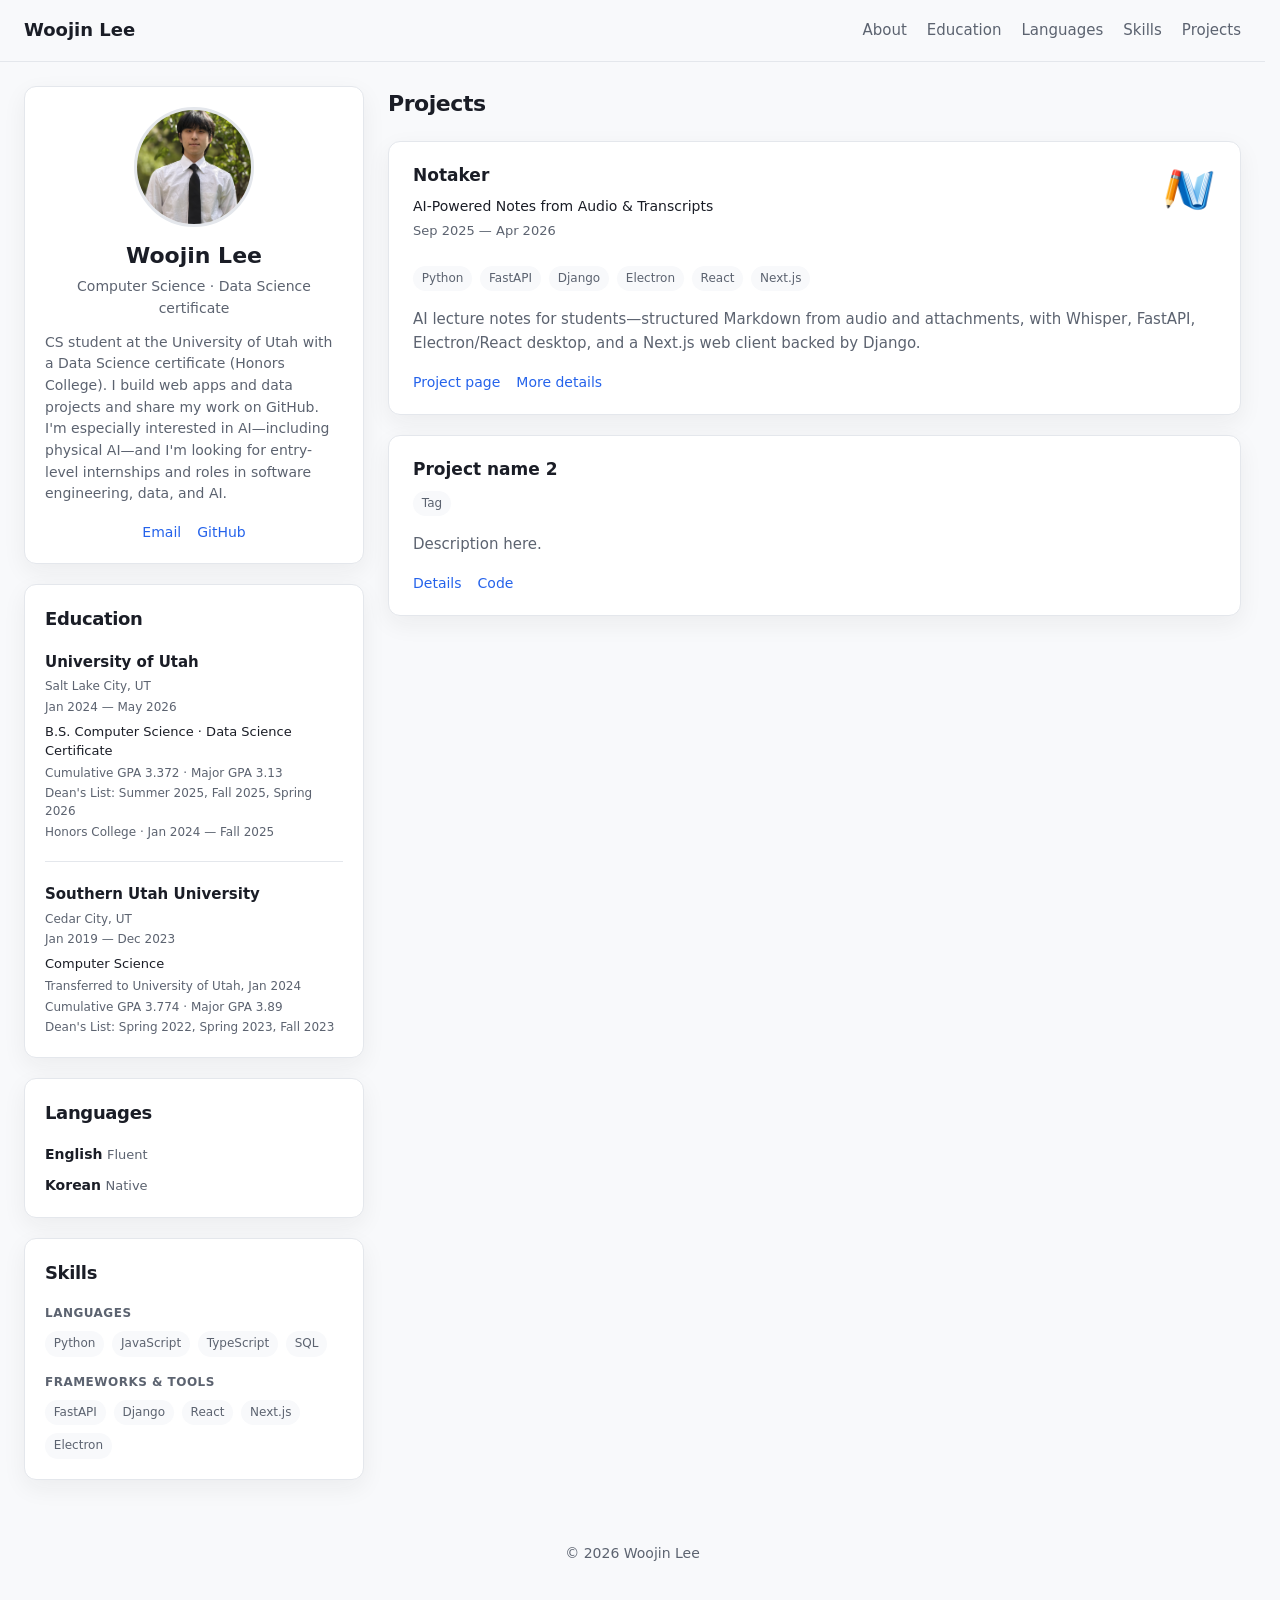
<file: index.html>
<!DOCTYPE html>
<html lang="en">
<head>
  <meta charset="UTF-8">
  <meta name="viewport" content="width=device-width, initial-scale=1.0">
  <meta name="description" content="Woojin Lee — Portfolio">
  <title>Woojin Lee</title>
  <link rel="stylesheet" href="styles.css">
</head>
<body>
  <header class="site-header">
    <div class="site-header-inner">
      <a class="site-name" href="#">Woojin Lee</a>
      <nav class="site-nav" aria-label="Main">
        <a href="#about">About</a>
        <a href="#education">Education</a>
        <a href="#languages">Languages</a>
        <a href="#skills">Skills</a>
        <a href="#projects">Projects</a>
      </nav>
    </div>
  </header>

  <main class="portfolio-layout">
    <aside class="sidebar">
      <section id="about" class="panel hero" aria-labelledby="about-heading">
        <img
          class="profile-photo"
          src="assets/images/profile.jpeg"
          alt="Woojin Lee profile photo"
          width="120"
          height="120"
        >
        <div class="hero-text">
          <h1 id="about-heading">Woojin Lee</h1>
          <p class="tagline">
            Computer Science · Data Science certificate
          </p>
          <p class="about-bio">
            CS student at the University of Utah with a Data Science certificate (Honors College).
            I build web apps and data projects and share my work on GitHub. I'm especially interested
            in AI—including physical AI—and I'm looking for entry-level internships and roles in
            software engineering, data, and AI.
          </p>
          <div class="hero-links">
            <a href="mailto:leewoojin267@gmail.com">Email</a>
            <a href="https://github.com/UUjL" target="_blank" rel="noopener noreferrer">GitHub</a>
          </div>
        </div>
      </section>

      <section id="education" class="panel" aria-labelledby="education-heading">
        <h2 id="education-heading">Education</h2>
        <ul class="edu-list">
          <li class="edu-item">
            <div class="edu-item-header">
              <h3>University of Utah</h3>
              <p class="edu-aside">
                <span class="edu-location">Salt Lake City, UT</span>
                <span class="edu-dates">Jan 2024 — May 2026</span>
              </p>
            </div>
            <p class="edu-degree">
              B.S. Computer Science · Data Science Certificate
            </p>
            <p class="edu-meta">
              Cumulative GPA 3.372 · Major GPA 3.13
            </p>
            <p class="edu-meta">
              Dean's List: Summer 2025, Fall 2025, Spring 2026
            </p>
            <p class="edu-meta edu-sub">
              Honors College · Jan 2024 — Fall 2025
            </p>
          </li>

          <li class="edu-item">
            <div class="edu-item-header">
              <h3>Southern Utah University</h3>
              <p class="edu-aside">
                <span class="edu-location">Cedar City, UT</span>
                <span class="edu-dates">Jan 2019 — Dec 2023</span>
              </p>
            </div>
            <p class="edu-degree">
              Computer Science
            </p>
            <p class="edu-meta edu-sub">
              Transferred to University of Utah, Jan 2024
            </p>
            <p class="edu-meta">
              Cumulative GPA 3.774 · Major GPA 3.89
            </p>
            <p class="edu-meta">
              Dean's List: Spring 2022, Spring 2023, Fall 2023
            </p>
          </li>
        </ul>
      </section>

      <section id="languages" class="panel" aria-labelledby="languages-heading">
        <h2 id="languages-heading">Languages</h2>
        <ul class="tag-list">
          <li><span class="tag">English</span> <span class="tag-detail">Fluent</span></li>
          <li><span class="tag">Korean</span> <span class="tag-detail">Native</span></li>
        </ul>
      </section>

      <section id="skills" class="panel" aria-labelledby="skills-heading">
        <h2 id="skills-heading">Skills</h2>
        <div class="skills-groups">
          <div class="skills-group">
            <h3 class="skills-label">Languages</h3>
            <div class="project-tags">
              <span>Python</span>
              <span>JavaScript</span>
              <span>TypeScript</span>
              <span>SQL</span>
            </div>
          </div>
          <div class="skills-group">
            <h3 class="skills-label">Frameworks &amp; tools</h3>
            <div class="project-tags">
              <span>FastAPI</span>
              <span>Django</span>
              <span>React</span>
              <span>Next.js</span>
              <span>Electron</span>
            </div>
          </div>
        </div>
      </section>
    </aside>

    <section id="projects" class="projects-column" aria-labelledby="projects-heading">
      <h2 id="projects-heading">Projects</h2>
      <div class="project-list">
        <article class="project-card">
          <div class="project-card-header">
            <div class="project-card-title">
              <h3><a href="projects/notaker.html">Notaker</a></h3>
              <p class="project-subtitle">AI-Powered Notes from Audio &amp; Transcripts</p>
              <p class="project-dates">Sep 2025 — Apr 2026</p>
            </div>
            <img
              class="project-logo"
              src="assets/images/notaker-logo.png"
              alt="Notaker logo"
              width="56"
              height="56"
            >
          </div>
          <div class="project-tags">
            <span>Python</span>
            <span>FastAPI</span>
            <span>Django</span>
            <span>Electron</span>
            <span>React</span>
            <span>Next.js</span>
          </div>
          <p>
            AI lecture notes for students—structured Markdown from audio and attachments, with
            Whisper, FastAPI, Electron/React desktop, and a Next.js web client backed by Django.
          </p>
          <div class="project-links">
            <a href="projects/notaker.html">Project page</a>
            <a href="https://capstone.cs.utah.edu/groups/notaker/-/wikis/home" target="_blank" rel="noopener noreferrer">More details</a>
          </div>
        </article>

        <article class="project-card">
          <h3>Project name 2</h3>
          <div class="project-tags">
            <span>Tag</span>
          </div>
          <p>Description here.</p>
          <div class="project-links">
            <a href="#">Details</a>
            <a href="#" target="_blank" rel="noopener noreferrer">Code</a>
          </div>
        </article>
      </div>
    </section>
  </main>

  <footer class="site-footer">
    <p>© 2026 Woojin Lee</p>
  </footer>

  <script>
    (function () {
      var header = document.querySelector(".site-header");
      if (!header) return;
      function setHeaderOffset() {
        document.documentElement.style.setProperty(
          "--header-height",
          header.offsetHeight + "px"
        );
      }
      setHeaderOffset();
      window.addEventListener("resize", setHeaderOffset);
      if (document.fonts && document.fonts.ready) {
        document.fonts.ready.then(setHeaderOffset);
      }
    })();
  </script>
</body>
</html>
</file>
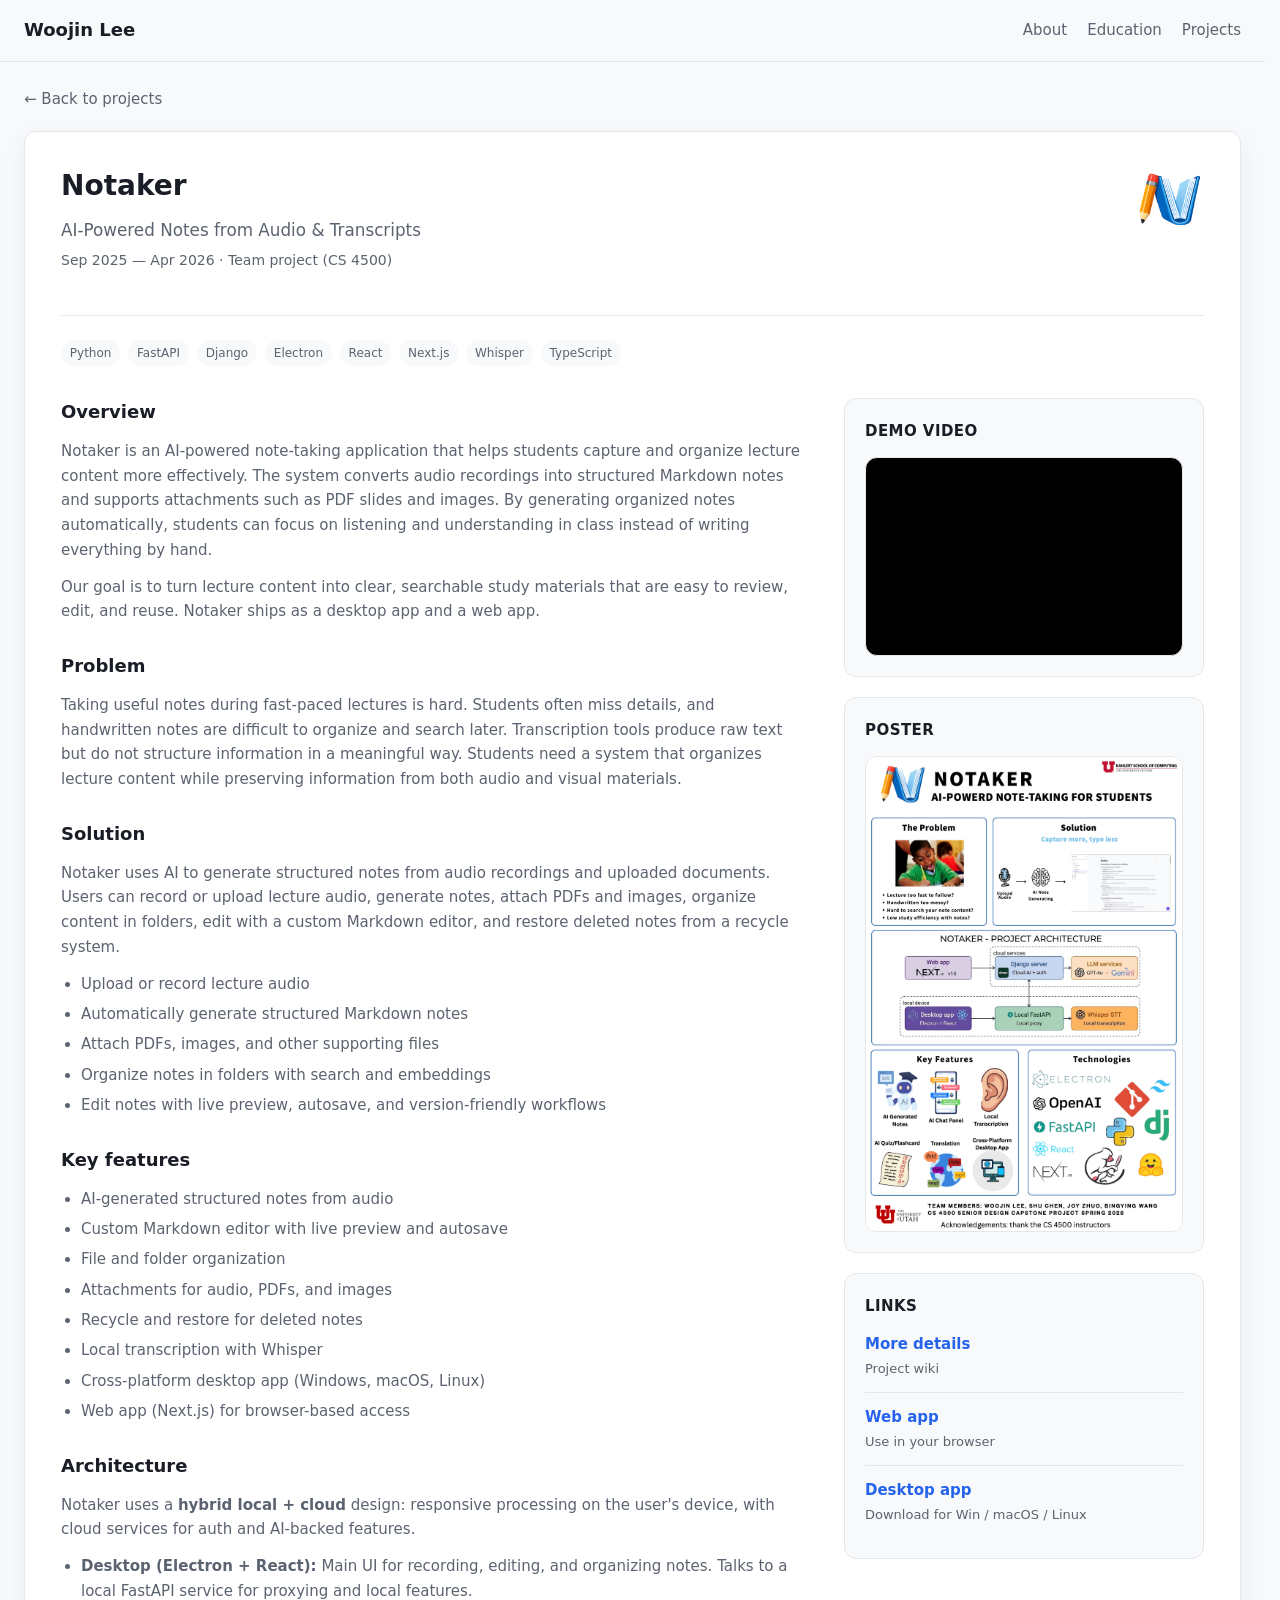
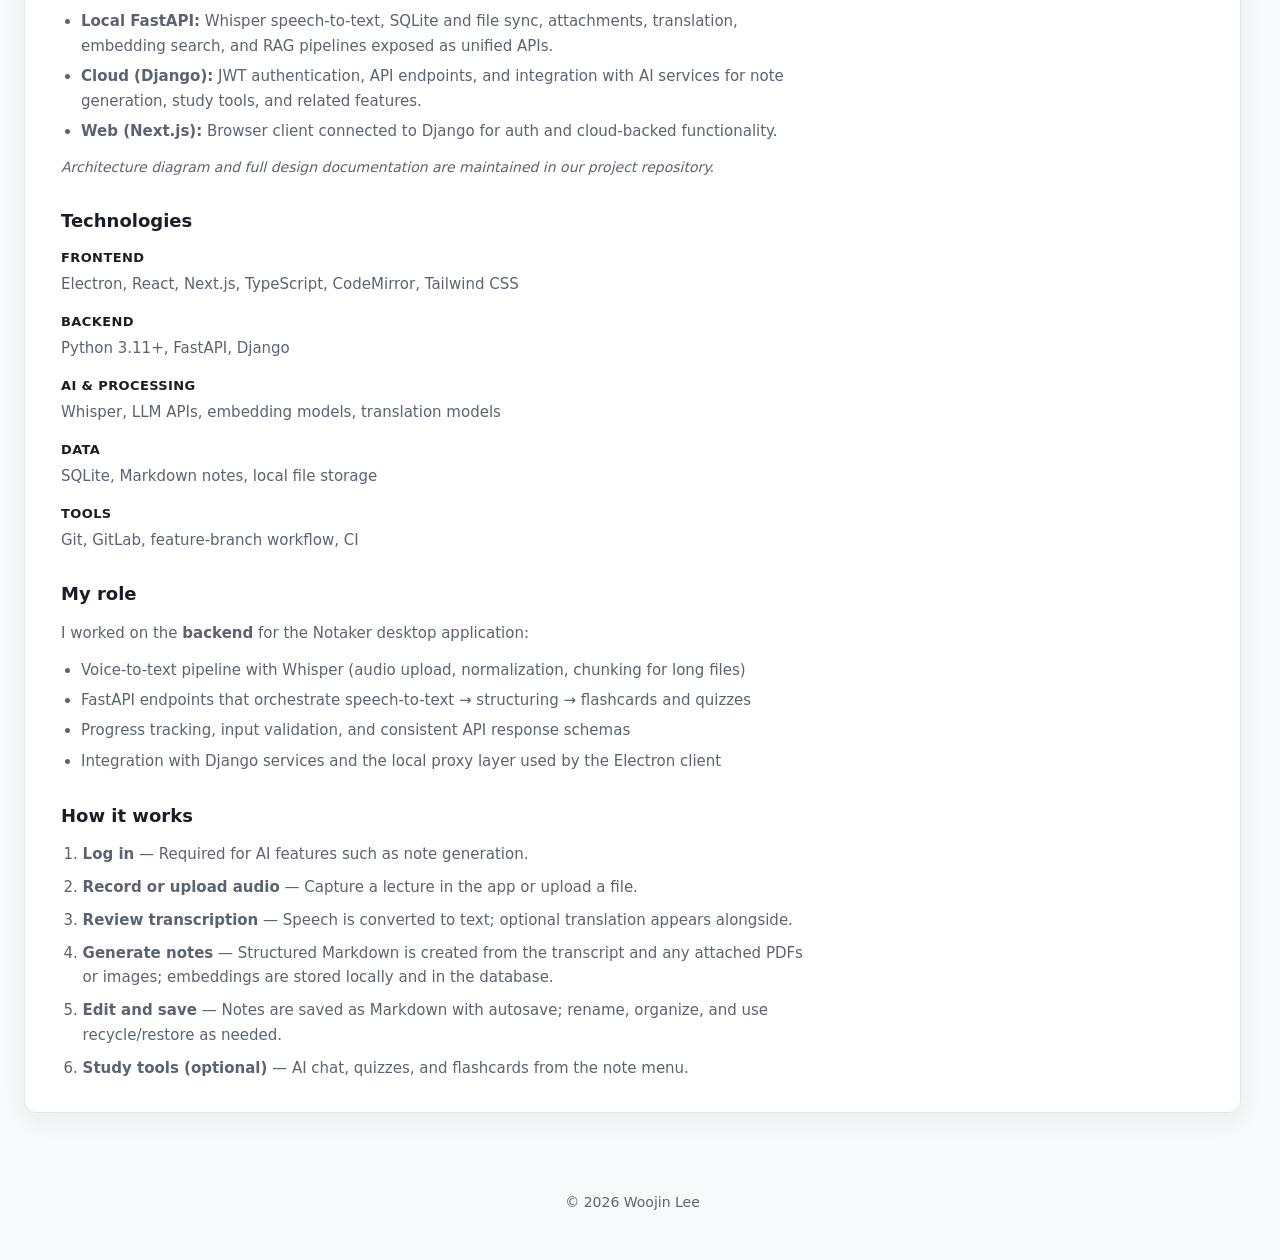
<file: projects/notaker.html>
<!DOCTYPE html>
<html lang="en">
<head>
  <meta charset="UTF-8">
  <meta name="viewport" content="width=device-width, initial-scale=1.0">
  <meta name="description" content="Notaker — AI-powered lecture notes from audio and transcripts">
  <title>Notaker — Woojin Lee</title>
  <link rel="stylesheet" href="../styles.css">
</head>
<body>
  <header class="site-header">
    <div class="site-header-inner">
      <a class="site-name" href="../index.html">Woojin Lee</a>
      <nav class="site-nav" aria-label="Main">
        <a href="../index.html#about">About</a>
        <a href="../index.html#education">Education</a>
        <a href="../index.html#projects">Projects</a>
      </nav>
    </div>
  </header>

  <main class="project-page-shell">
    <div class="project-page">
    <a class="back-link" href="../index.html#projects">← Back to projects</a>

    <article class="project-page-card">
      <div class="project-page-header">
        <div>
          <h1>Notaker</h1>
          <p class="project-lead">AI-Powered Notes from Audio &amp; Transcripts</p>
          <p class="project-dates">Sep 2025 — Apr 2026 · Team project (CS 4500)</p>
        </div>
        <img
          class="project-logo project-logo--lg"
          src="../assets/images/notaker-logo.png"
          alt="Notaker logo"
          width="72"
          height="72"
        >
      </div>

      <div class="project-tags">
        <span>Python</span>
        <span>FastAPI</span>
        <span>Django</span>
        <span>Electron</span>
        <span>React</span>
        <span>Next.js</span>
        <span>Whisper</span>
        <span>TypeScript</span>
      </div>

      <div class="project-page-layout">
        <div class="project-page-main">
      <section class="project-page-section">
        <h2>Overview</h2>
        <p>
          Notaker is an AI-powered note-taking application that helps students capture and organize
          lecture content more effectively. The system converts audio recordings into structured
          Markdown notes and supports attachments such as PDF slides and images. By generating
          organized notes automatically, students can focus on listening and understanding in class
          instead of writing everything by hand.
        </p>
        <p>
          Our goal is to turn lecture content into clear, searchable study materials that are easy to
          review, edit, and reuse. Notaker ships as a desktop app and a web app.
        </p>
      </section>

      <section class="project-page-section">
        <h2>Problem</h2>
        <p>
          Taking useful notes during fast-paced lectures is hard. Students often miss details, and
          handwritten notes are difficult to organize and search later. Transcription tools produce raw
          text but do not structure information in a meaningful way. Students need a system that
          organizes lecture content while preserving information from both audio and visual materials.
        </p>
      </section>

      <section class="project-page-section">
        <h2>Solution</h2>
        <p>
          Notaker uses AI to generate structured notes from audio recordings and uploaded documents.
          Users can record or upload lecture audio, generate notes, attach PDFs and images, organize
          content in folders, edit with a custom Markdown editor, and restore deleted notes from a
          recycle system.
        </p>
        <ul>
          <li>Upload or record lecture audio</li>
          <li>Automatically generate structured Markdown notes</li>
          <li>Attach PDFs, images, and other supporting files</li>
          <li>Organize notes in folders with search and embeddings</li>
          <li>Edit notes with live preview, autosave, and version-friendly workflows</li>
        </ul>
      </section>

      <section class="project-page-section">
        <h2>Key features</h2>
        <ul>
          <li>AI-generated structured notes from audio</li>
          <li>Custom Markdown editor with live preview and autosave</li>
          <li>File and folder organization</li>
          <li>Attachments for audio, PDFs, and images</li>
          <li>Recycle and restore for deleted notes</li>
          <li>Local transcription with Whisper</li>
          <li>Cross-platform desktop app (Windows, macOS, Linux)</li>
          <li>Web app (Next.js) for browser-based access</li>
        </ul>
      </section>

      <section class="project-page-section">
        <h2>Architecture</h2>
        <p>
          Notaker uses a <strong>hybrid local + cloud</strong> design: responsive processing on the
          user's device, with cloud services for auth and AI-backed features.
        </p>
        <ul>
          <li>
            <strong>Desktop (Electron + React):</strong> Main UI for recording, editing, and organizing
            notes. Talks to a local FastAPI service for proxying and local features.
          </li>
          <li>
            <strong>Local FastAPI:</strong> Whisper speech-to-text, SQLite and file sync, attachments,
            translation, embedding search, and RAG pipelines exposed as unified APIs.
          </li>
          <li>
            <strong>Cloud (Django):</strong> JWT authentication, API endpoints, and integration with
            AI services for note generation, study tools, and related features.
          </li>
          <li>
            <strong>Web (Next.js):</strong> Browser client connected to Django for auth and
            cloud-backed functionality.
          </li>
        </ul>
        <p class="project-page-note">
          Architecture diagram and full design documentation are maintained in our project repository.
        </p>
      </section>

      <section class="project-page-section">
        <h2>Technologies</h2>
        <dl class="project-tech-list">
          <dt>Frontend</dt>
          <dd>Electron, React, Next.js, TypeScript, CodeMirror, Tailwind CSS</dd>
          <dt>Backend</dt>
          <dd>Python 3.11+, FastAPI, Django</dd>
          <dt>AI &amp; processing</dt>
          <dd>Whisper, LLM APIs, embedding models, translation models</dd>
          <dt>Data</dt>
          <dd>SQLite, Markdown notes, local file storage</dd>
          <dt>Tools</dt>
          <dd>Git, GitLab, feature-branch workflow, CI</dd>
        </dl>
      </section>

      <section class="project-page-section">
        <h2>My role</h2>
        <p>
          I worked on the <strong>backend</strong> for the Notaker desktop application:
        </p>
        <ul>
          <li>Voice-to-text pipeline with Whisper (audio upload, normalization, chunking for long files)</li>
          <li>FastAPI endpoints that orchestrate speech-to-text → structuring → flashcards and quizzes</li>
          <li>Progress tracking, input validation, and consistent API response schemas</li>
          <li>Integration with Django services and the local proxy layer used by the Electron client</li>
        </ul>
      </section>

      <section class="project-page-section">
        <h2>How it works</h2>
        <ol class="project-steps">
          <li><strong>Log in</strong> — Required for AI features such as note generation.</li>
          <li><strong>Record or upload audio</strong> — Capture a lecture in the app or upload a file.</li>
          <li><strong>Review transcription</strong> — Speech is converted to text; optional translation appears alongside.</li>
          <li><strong>Generate notes</strong> — Structured Markdown is created from the transcript and any attached PDFs or images; embeddings are stored locally and in the database.</li>
          <li><strong>Edit and save</strong> — Notes are saved as Markdown with autosave; rename, organize, and use recycle/restore as needed.</li>
          <li><strong>Study tools (optional)</strong> — AI chat, quizzes, and flashcards from the note menu.</li>
        </ol>
      </section>
        </div>

        <aside class="project-page-aside" aria-label="Demo video, poster, and links">
          <section class="project-aside-block" id="demo">
            <h2>Demo video</h2>
            <div class="project-video-embed">
              <iframe
                src="https://www.youtube-nocookie.com/embed/dgSHR9XigNY"
                title="Notaker demo video"
                allow="accelerometer; autoplay; clipboard-write; encrypted-media; gyroscope; picture-in-picture; web-share"
                allowfullscreen
                loading="lazy"
                referrerpolicy="strict-origin-when-cross-origin"
              ></iframe>
            </div>
          </section>

          <section class="project-aside-block" id="poster">
            <h2>Poster</h2>
            <figure class="project-poster">
              <a href="../assets/images/notaker-poster.jpg" target="_blank" rel="noopener noreferrer">
                <img
                  src="../assets/images/notaker-poster.jpg"
                  alt="Notaker project poster"
                  width="400"
                  height="600"
                >
              </a>
            </figure>
          </section>

          <section class="project-aside-block">
            <h2>Links</h2>
            <ul class="project-aside-links">
              <li>
                <a href="https://capstone.cs.utah.edu/groups/notaker/-/wikis/home" target="_blank" rel="noopener noreferrer">More details</a>
                <span>Project wiki</span>
              </li>
              <li>
                <a href="https://www.notaker.app" target="_blank" rel="noopener noreferrer">Web app</a>
                <span>Use in your browser</span>
              </li>
              <li>
                <a href="https://www.swisstransfer.com/d/8a3e3a07-4e71-4b82-9968-bb84c599a137" target="_blank" rel="noopener noreferrer">Desktop app</a>
                <span>Download for Win / macOS / Linux</span>
              </li>
            </ul>
          </section>
        </aside>
      </div>
    </article>
    </div>
  </main>

  <footer class="site-footer">
    <p>© 2026 Woojin Lee</p>
  </footer>

  <script>
    (function () {
      var header = document.querySelector(".site-header");
      if (!header) return;
      function setHeaderOffset() {
        document.documentElement.style.setProperty(
          "--header-height",
          header.offsetHeight + "px"
        );
      }
      setHeaderOffset();
      window.addEventListener("resize", setHeaderOffset);
      if (document.fonts && document.fonts.ready) {
        document.fonts.ready.then(setHeaderOffset);
      }
    })();
  </script>
</body>
</html>
</file>
<file: styles.css>
*,
*::before,
*::after {
  box-sizing: border-box;
}

:root {
  --bg: #f8f9fb;
  --surface: #ffffff;
  --text: #1a1d26;
  --muted: #5c6370;
  --accent: #2563eb;
  --border: #e4e7ec;
  --shadow: 0 8px 24px rgba(26, 29, 38, 0.06);
  --radius: 12px;
  --max-width: 1280px;
  --sidebar-width: 340px;
  --header-height: 56px; /* fallback; JS sets exact .site-header height */
}

html {
  scroll-behavior: smooth;
  /* Anchor links: offset = top bar height only (set in JS) */
  scroll-padding-top: var(--header-height);
  /* Windows: reserve scrollbar space so 30/70 grid doesn't shift */
  scrollbar-gutter: stable;
}

body {
  margin: 0;
  overflow-x: hidden;
  font-family:
    system-ui,
    -apple-system,
    BlinkMacSystemFont,
    "Segoe UI",
    Roboto,
    "Helvetica Neue",
    Arial,
    sans-serif;
  line-height: 1.6;
  color: var(--text);
  background: var(--bg);
  -webkit-text-size-adjust: 100%;
  text-size-adjust: 100%;
}

a {
  color: var(--accent);
  text-decoration: none;
}

a:hover {
  text-decoration: underline;
}

img {
  max-width: 100%;
  height: auto;
  display: block;
}

/* Header: name top-left */
.site-header {
  position: sticky;
  top: 0;
  z-index: 10;
  padding: 1rem 0;
  background: rgba(248, 249, 251, 0.9);
  backdrop-filter: blur(8px);
  border-bottom: 1px solid var(--border);
}

.site-header-inner {
  display: flex;
  align-items: center;
  justify-content: space-between;
  gap: 1rem;
  flex-wrap: wrap;
  width: 100%;
  max-width: var(--max-width);
  margin: 0 auto;
  padding: 0 1.5rem;
  box-sizing: border-box;
}

.site-name {
  font-size: 1.125rem;
  font-weight: 700;
  color: var(--text);
  text-decoration: none;
}

.site-name:hover {
  text-decoration: none;
  color: var(--accent);
}

.site-nav {
  display: flex;
  flex-wrap: wrap;
  gap: 0.5rem 1.25rem;
  font-size: 0.9375rem;
}

.site-nav a {
  color: var(--muted);
  text-decoration: none;
}

.site-nav a:hover {
  color: var(--text);
  text-decoration: none;
}

/* Two-column layout: fixed sidebar + fluid projects (stable on Windows) */
.portfolio-layout {
  display: flex;
  flex-direction: row;
  align-items: flex-start;
  gap: 1.5rem;
  width: 100%;
  max-width: var(--max-width);
  margin: 0 auto;
  padding: 1.5rem 1.5rem 3rem;
}

.sidebar {
  flex: 0 0 var(--sidebar-width);
  width: var(--sidebar-width);
  max-width: 100%;
  display: flex;
  flex-direction: column;
  gap: 1.25rem;
  min-width: 0;
}

.panel {
  padding: 1.25rem;
  background: var(--surface);
  border: 1px solid var(--border);
  border-radius: var(--radius);
  box-shadow: var(--shadow);
}

.panel h2 {
  margin: 0 0 1rem;
  font-size: 1.125rem;
  letter-spacing: -0.02em;
}

.projects-column h2 {
  margin: 0 0 1.25rem;
  font-size: 1.375rem;
  letter-spacing: -0.02em;
}

/* About (sidebar) */
.hero {
  display: flex;
  flex-direction: column;
  align-items: center;
  text-align: center;
}

.profile-photo {
  width: 120px;
  height: 120px;
  object-fit: cover;
  border-radius: 50%;
  border: 3px solid var(--border);
  background: #e8eaef;
  margin-bottom: 1rem;
}

.hero-text h1 {
  margin: 0 0 0.35rem;
  font-size: 1.375rem;
  line-height: 1.2;
}

.hero-text .tagline {
  margin: 0 0 0.75rem;
  color: var(--muted);
  font-size: 0.875rem;
}

.about-bio {
  margin: 0 0 1rem;
  font-size: 0.875rem;
  line-height: 1.55;
  color: var(--muted);
  text-align: left;
  overflow-wrap: break-word;
}

.hero-links {
  display: flex;
  flex-wrap: wrap;
  justify-content: center;
  gap: 0.75rem 1rem;
  font-size: 0.875rem;
}

/* Education */
.edu-list {
  list-style: none;
  margin: 0;
  padding: 0;
  display: flex;
  flex-direction: column;
  gap: 1.25rem;
}

.edu-item {
  padding: 0;
  background: transparent;
  border: none;
  border-radius: 0;
}

.edu-item + .edu-item {
  padding-top: 1.25rem;
  border-top: 1px solid var(--border);
}

.edu-item-header {
  display: flex;
  flex-direction: column;
  align-items: flex-start;
  gap: 0.2rem;
  margin-bottom: 0.35rem;
}

.edu-item h3 {
  margin: 0;
  font-size: 0.9375rem;
}

.edu-aside {
  margin: 0;
  display: flex;
  flex-direction: column;
  gap: 0.1rem;
  font-size: 0.75rem;
  color: var(--muted);
  text-align: left;
}

.edu-location::after {
  content: none;
}

.edu-degree {
  margin: 0 0 0.25rem;
  font-size: 0.8125rem;
  line-height: 1.45;
}

.edu-meta {
  margin: 0;
  color: var(--muted);
  font-size: 0.75rem;
  line-height: 1.45;
}

.edu-meta + .edu-meta {
  margin-top: 0.2rem;
}

.edu-meta.edu-sub {
  margin-top: 0.25rem;
  font-size: 0.75rem;
}

/* Languages */
.tag-list {
  list-style: none;
  margin: 0;
  padding: 0;
  display: flex;
  flex-direction: column;
  gap: 0.5rem;
}

.tag-list li {
  font-size: 0.875rem;
}

.tag-list .tag {
  font-weight: 600;
  color: var(--text);
}

.tag-list .tag-detail {
  color: var(--muted);
  font-size: 0.8125rem;
}

/* Skills */
.skills-groups {
  display: flex;
  flex-direction: column;
  gap: 1rem;
}

.skills-label {
  margin: 0 0 0.5rem;
  font-size: 0.75rem;
  font-weight: 600;
  text-transform: uppercase;
  letter-spacing: 0.04em;
  color: var(--muted);
}

.skills-group .project-tags {
  margin-bottom: 0;
}

/* Projects column */
.projects-column {
  flex: 1 1 0;
  min-width: 0;
  width: 0; /* flex overflow fix for Chrome/Edge on Windows */
}

.project-list {
  display: flex;
  flex-direction: column;
  gap: 1.25rem;
}

.project-card {
  display: flex;
  flex-direction: column;
  padding: 1.25rem 1.5rem;
  background: var(--surface);
  border: 1px solid var(--border);
  border-radius: var(--radius);
  box-shadow: var(--shadow);
  transition: transform 0.15s ease, box-shadow 0.15s ease;
}

.project-card-header {
  display: grid;
  grid-template-columns: minmax(0, 1fr) auto;
  align-items: start;
  gap: 1rem;
  margin-bottom: 0.75rem;
}

.project-card-title {
  min-width: 0;
}

.project-card-header .project-subtitle,
.project-card-header .project-dates {
  margin-bottom: 0.25rem;
}

.project-card-header .project-dates {
  margin-bottom: 0;
}

.project-logo {
  grid-column: 2;
  grid-row: 1;
  justify-self: end;
  width: 56px;
  height: 56px;
  max-width: 56px; /* override global img { max-width: 100% } — fixes Safari/Mac wrap */
  object-fit: contain;
  border-radius: 10px;
}

.project-card:hover {
  transform: translateY(-2px);
  box-shadow: 0 12px 28px rgba(26, 29, 38, 0.08);
}

.project-card h3 {
  margin: 0 0 0.5rem;
  font-size: 1.0625rem;
}

.project-card h3 a {
  color: inherit;
  text-decoration: none;
}

.project-card h3 a:hover {
  color: var(--accent);
}

.project-card .project-subtitle {
  margin: 0 0 0.25rem;
  font-size: 0.875rem;
  color: var(--text);
  line-height: 1.4;
}

.project-card .project-dates {
  margin: 0 0 0.75rem;
  font-size: 0.8125rem;
  color: var(--muted);
}

/* Project detail pages */
.project-page-shell {
  width: 100%;
  max-width: var(--max-width);
  margin: 0 auto;
  padding: 1.5rem 1.5rem 4rem;
  box-sizing: border-box;
}

.project-page {
  width: 100%;
  max-width: none;
  margin: 0;
  padding: 0;
  box-sizing: border-box;
}

.project-page-layout {
  display: grid;
  grid-template-columns: minmax(0, 1fr) minmax(280px, 360px);
  gap: 2rem 2.5rem;
  align-items: start;
}

.project-page-main {
  min-width: 0;
}

.project-page-aside {
  min-width: 0;
  width: 100%;
  max-width: 100%;
  display: flex;
  flex-direction: column;
  gap: 1.25rem;
}

.project-aside-block {
  min-width: 0;
  max-width: 100%;
  box-sizing: border-box;
  padding: 1.25rem;
  background: var(--bg);
  border: 1px solid var(--border);
  border-radius: var(--radius);
  overflow: hidden;
}

.project-aside-block h2 {
  font-size: 0.9375rem;
  font-weight: 600;
  margin: 0 0 0.875rem;
  color: var(--text);
  text-transform: uppercase;
  letter-spacing: 0.03em;
}

.project-aside-links {
  list-style: none;
  margin: 0;
  padding: 0;
}

.project-aside-links li {
  padding: 0.75rem 0;
  border-top: 1px solid var(--border);
}

.project-aside-links li:first-child {
  padding-top: 0;
  border-top: none;
}

.project-aside-links a {
  display: block;
  font-weight: 600;
  font-size: 0.9375rem;
  color: var(--accent);
  text-decoration: none;
}

.project-aside-links a:hover {
  text-decoration: underline;
}

.project-aside-links span {
  display: block;
  margin-top: 0.2rem;
  font-size: 0.8125rem;
  color: var(--muted);
  font-weight: 400;
}

.project-page-aside .project-poster img {
  box-shadow: none;
}

.project-video-embed {
  position: relative;
  width: 100%;
  max-width: 100%;
  aspect-ratio: 16 / 10;
  overflow: hidden;
  border: 1px solid var(--border);
  border-radius: var(--radius);
  background: #000;
  box-sizing: border-box;
}

.project-video-embed iframe {
  display: block;
  position: absolute;
  inset: 0;
  width: 100%;
  height: 100%;
  max-width: 100%;
  border: 0;
}

.project-page-card {
  padding: 2rem 2.25rem;
  background: var(--surface);
  border: 1px solid var(--border);
  border-radius: var(--radius);
  box-shadow: var(--shadow);
}

.project-page .back-link {
  display: inline-block;
  margin-bottom: 1.25rem;
  font-size: 0.9375rem;
  color: var(--muted);
}

.project-page .back-link:hover {
  color: var(--accent);
}

.project-page-header {
  display: grid;
  grid-template-columns: minmax(0, 1fr) auto;
  align-items: start;
  gap: 1.25rem;
  margin-bottom: 1.5rem;
  padding-bottom: 1.5rem;
  border-bottom: 1px solid var(--border);
}

.project-page-header .project-logo {
  grid-column: 2;
  grid-row: 1;
  justify-self: end;
}

.project-page-header .project-lead {
  margin-bottom: 0.35rem;
}

.project-page-header .project-dates {
  margin-bottom: 0;
}

.project-logo--lg {
  width: 72px;
  height: 72px;
  max-width: 72px;
}

.project-page h1 {
  margin: 0 0 0.5rem;
  font-size: 1.75rem;
}

.project-page .project-lead {
  margin: 0 0 0.35rem;
  color: var(--muted);
  font-size: 1.05rem;
}

.project-page .project-dates {
  margin: 0 0 1.25rem;
  font-size: 0.875rem;
  color: var(--muted);
}

.project-page-card .project-tags {
  margin-bottom: 2rem;
}

.project-page-section h2 {
  font-size: 1.125rem;
  font-weight: 600;
  margin: 0 0 0.75rem;
  color: var(--text);
}

.project-page-section {
  margin-bottom: 1.75rem;
}

.project-page-section:last-of-type {
  margin-bottom: 0;
}

.project-page-section p {
  margin: 0 0 0.75rem;
  color: var(--muted);
  font-size: 0.9375rem;
  line-height: 1.65;
}

.project-page-section p:last-child {
  margin-bottom: 0;
}

.project-page-section ul {
  margin: 0;
  padding-left: 1.25rem;
  color: var(--muted);
  font-size: 0.9375rem;
  line-height: 1.65;
}

.project-page-section li + li {
  margin-top: 0.35rem;
}

.project-page-section ol {
  margin: 0;
  padding-left: 1.35rem;
  color: var(--muted);
  font-size: 0.9375rem;
  line-height: 1.65;
}

.project-page-section ol li + li {
  margin-top: 0.5rem;
}

.project-page-note {
  margin-top: 0.75rem !important;
  font-size: 0.875rem !important;
  font-style: italic;
}

.project-tech-list {
  margin: 0;
  font-size: 0.9375rem;
}

.project-tech-list dt {
  margin: 0 0 0.25rem;
  font-weight: 600;
  color: var(--text);
  font-size: 0.8125rem;
  text-transform: uppercase;
  letter-spacing: 0.03em;
}

.project-tech-list dt:not(:first-child) {
  margin-top: 1rem;
}

.project-tech-list dd {
  margin: 0;
  color: var(--muted);
  line-height: 1.55;
}

.project-app-links {
  margin: 0 0 1.25rem;
  font-size: 0.9375rem;
}

.project-app-links a {
  font-weight: 600;
}

.project-app-links span {
  margin: 0 0.5rem;
  color: var(--border);
}

.project-page-section a {
  font-weight: 500;
}

.project-poster {
  margin: 0;
}

.project-poster img {
  width: 100%;
  max-width: 100%;
  height: auto;
  border: 1px solid var(--border);
  border-radius: var(--radius);
  box-shadow: var(--shadow);
}

.project-poster img:hover {
  opacity: 0.92;
}

.project-poster figcaption {
  margin-top: 0.75rem;
  font-size: 0.875rem;
  color: var(--muted);
  text-align: center;
}

.project-page-actions {
  display: flex;
  flex-wrap: wrap;
  gap: 1rem;
  margin-top: 2rem;
  padding-top: 1.5rem;
  border-top: 1px solid var(--border);
  font-size: 0.9375rem;
}

.project-card p {
  margin: 0 0 1rem;
  flex: 1;
  color: var(--muted);
  font-size: 0.9375rem;
}

.project-tags {
  display: flex;
  flex-wrap: wrap;
  gap: 0.5rem;
  margin-bottom: 1rem;
  overflow-wrap: anywhere;
}

.project-tags span {
  padding: 0.2rem 0.55rem;
  font-size: 0.75rem;
  color: var(--muted);
  background: var(--bg);
  border-radius: 999px;
}

.project-links {
  display: flex;
  gap: 1rem;
  font-size: 0.875rem;
  margin-top: auto;
}

.site-footer {
  max-width: var(--max-width);
  margin: 0 auto;
  padding: 0 1.5rem 2rem;
  text-align: center;
  color: var(--muted);
  font-size: 0.875rem;
}

@media (max-width: 960px) {
  .portfolio-layout {
    flex-direction: column;
  }

  .sidebar {
    flex: 1 1 auto;
    width: 100%;
    max-width: none;
  }

  .projects-column {
    flex: 1 1 auto;
    width: 100%;
  }

  .site-header-inner {
    flex-direction: column;
    align-items: flex-start;
  }
}

@media (max-width: 960px) {
  .project-page-layout {
    grid-template-columns: 1fr;
    gap: 1.5rem;
  }

  .project-page-aside {
    flex-direction: row;
    flex-wrap: wrap;
  }

  .project-aside-block {
    flex: 1 1 260px;
  }
}

@media (max-width: 600px) {
  .portfolio-layout {
    padding: 1rem 1rem 2.5rem;
  }

  .site-nav {
    gap: 0.35rem 0.75rem;
    font-size: 0.875rem;
  }

  .project-page-shell {
    padding: 1rem 1rem 2.5rem;
  }

  .project-page-card {
    padding: 1.5rem 1.25rem;
  }

  .project-page-aside {
    flex-direction: column;
  }
}
</file>
